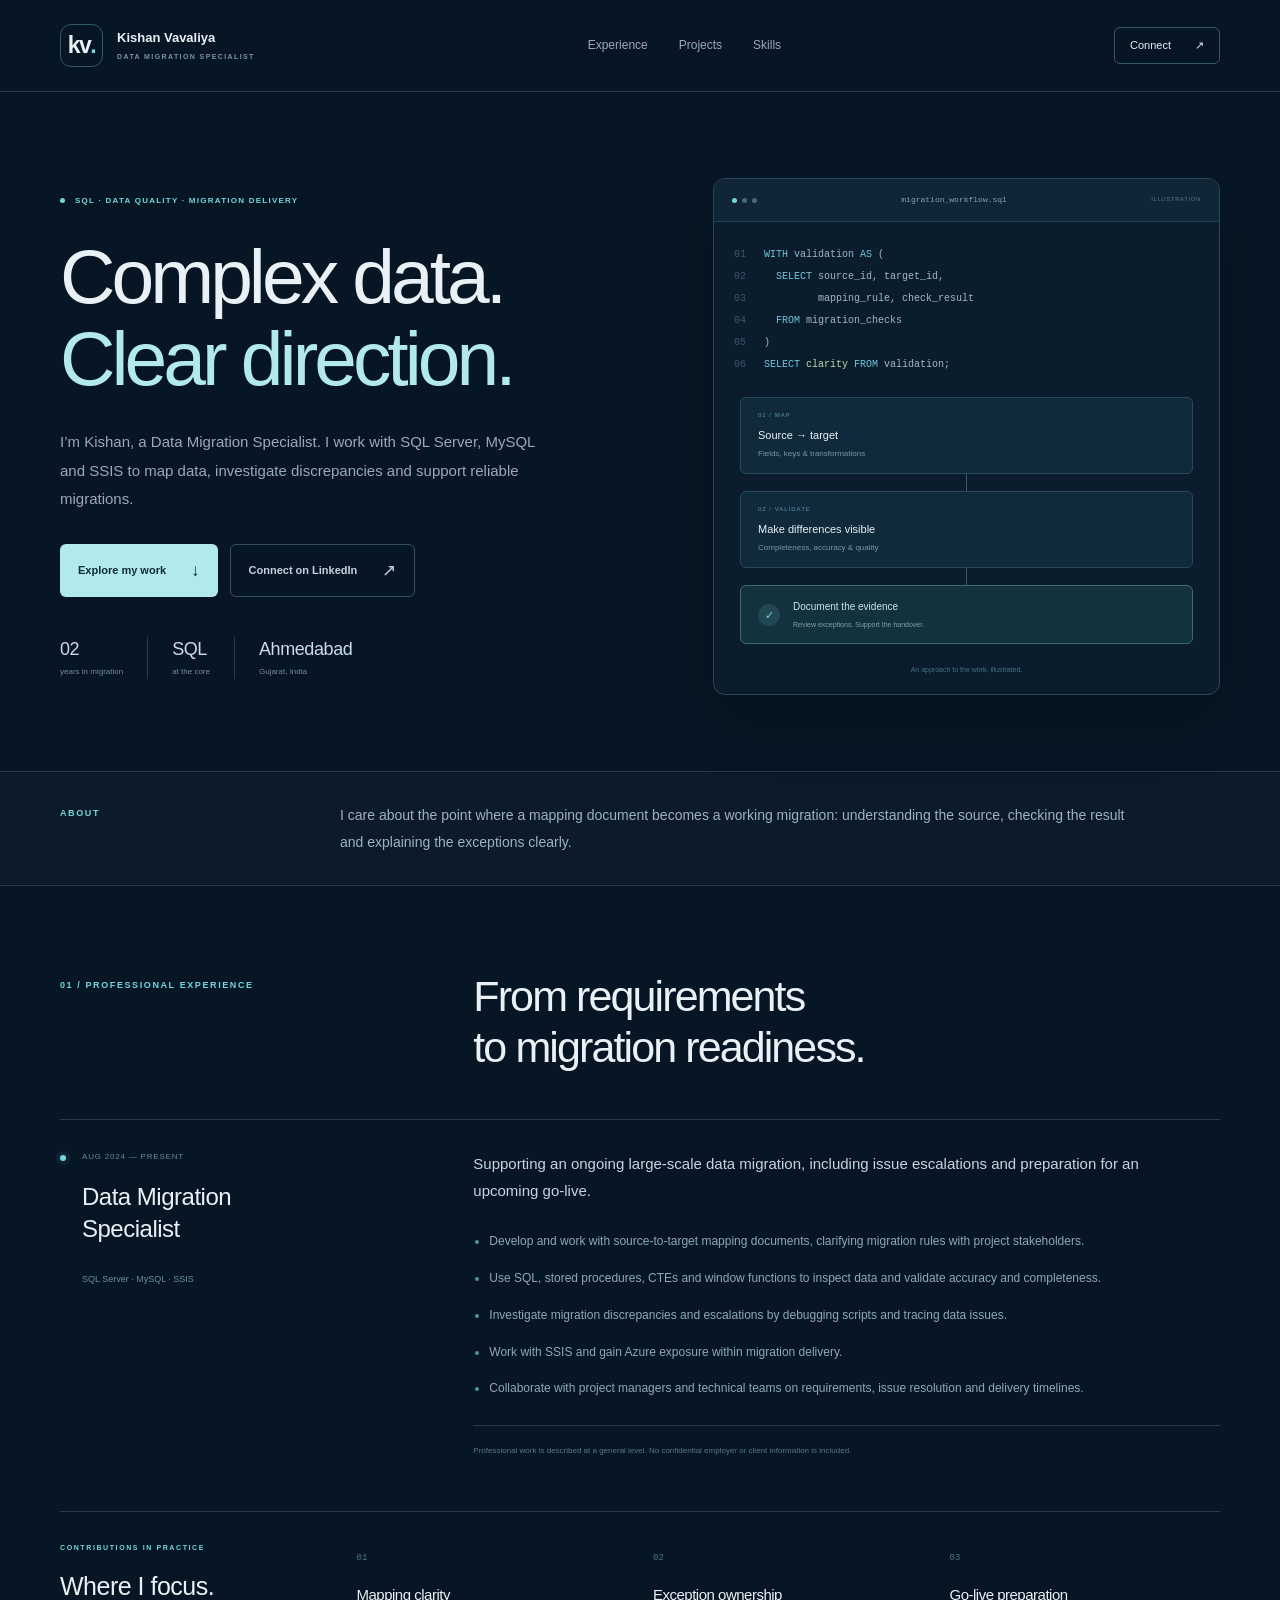
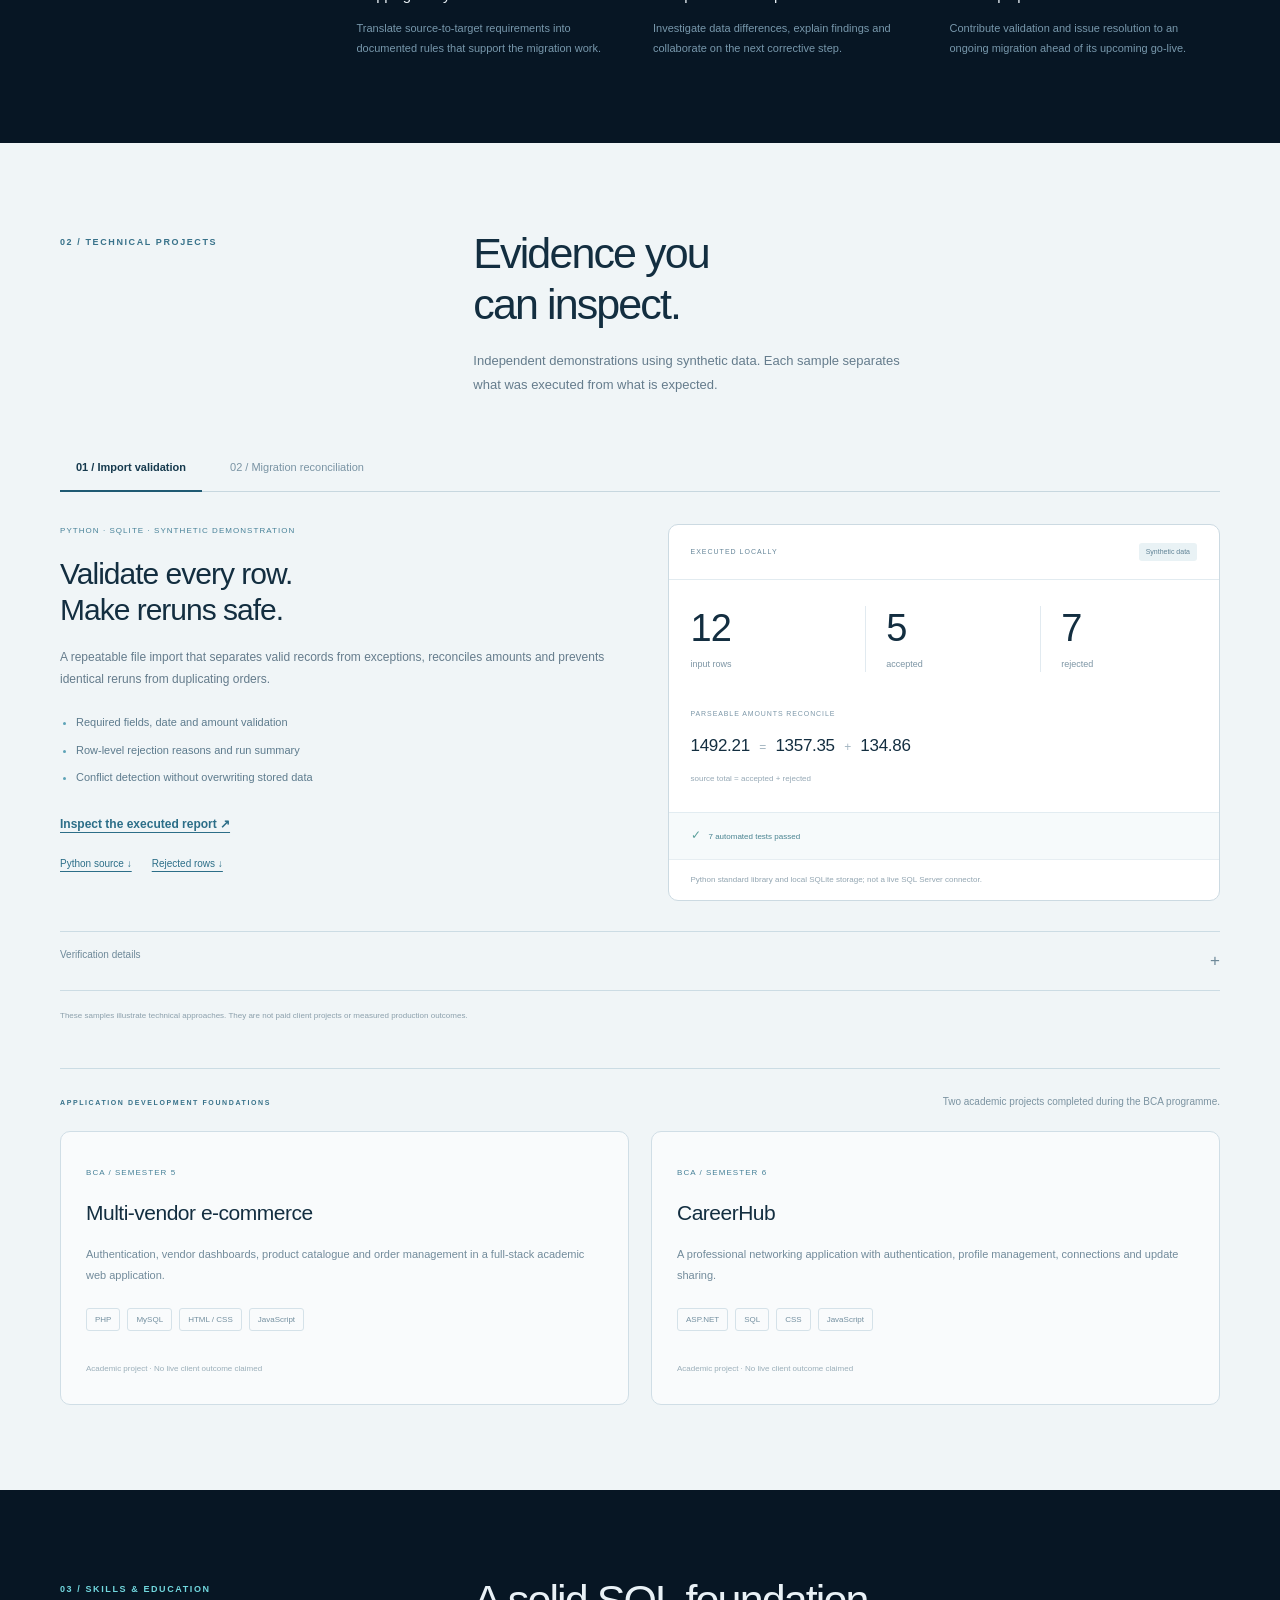
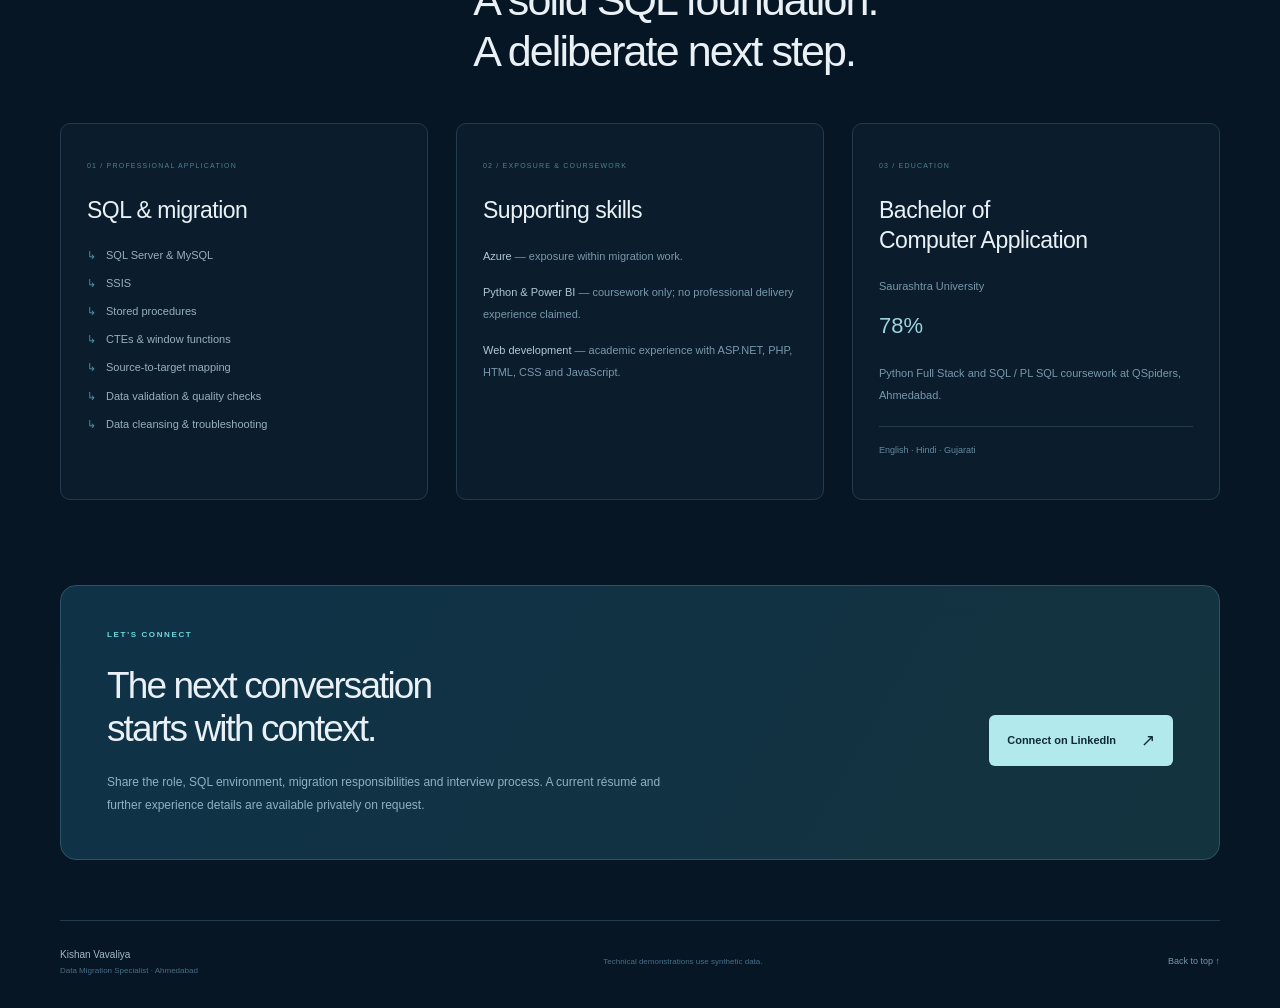
<file: index.html>
<!doctype html>
<html lang="en"><head><meta charset="utf-8"><meta name="viewport" content="width=device-width, initial-scale=1"><meta name="theme-color" content="#071624"><meta name="description" content="Kishan Vavaliya, Data Migration Specialist. SQL Server, MySQL, SSIS, data mapping and validation. Explore professional experience and practical technical demonstrations."><meta property="og:title" content="Kishan Vavaliya | Data Migration Specialist"><meta property="og:description" content="SQL, data quality and migration delivery. Experience, technical demonstrations and application development foundations."><title>Kishan Vavaliya | Data Migration Specialist</title><link rel="stylesheet" href="styles.css"><script src="script.js" defer></script></head>
<body><a class="skip-link" href="#main">Skip to content</a><header class="site-header"><div class="wrap header-inner"><a class="brand" href="#" aria-label="Kishan Vavaliya home"><span class="brand-mark" aria-hidden="true">kv<span>.</span></span><span>Kishan Vavaliya<small>DATA MIGRATION SPECIALIST</small></span></a><nav aria-label="Main navigation"><a href="#experience">Experience</a><a href="#projects">Projects</a><a href="#skills">Skills</a></nav><a class="nav-contact" href="#contact">Connect <span aria-hidden="true">↗</span></a></div></header>
<main id="main"><section class="hero wrap" aria-labelledby="hero-title"><div class="hero-copy"><p class="eyebrow"><span aria-hidden="true"></span>SQL · DATA QUALITY · MIGRATION DELIVERY</p><h1 id="hero-title">Complex data.<br><em>Clear direction.</em></h1><p class="hero-intro">I’m Kishan, a Data Migration Specialist. I work with SQL Server, MySQL and SSIS to map data, investigate discrepancies and support reliable migrations.</p><div class="hero-actions"><a class="button primary" href="#projects">Explore my work <span aria-hidden="true">↓</span></a><a class="button secondary" href="https://www.linkedin.com/in/kishan-vavaliya-ba65a4236/" target="_blank" rel="noopener noreferrer">Connect on LinkedIn <span aria-hidden="true">↗</span></a></div><div class="hero-meta"><span><strong>02</strong>years in migration</span><span><strong>SQL</strong>at the core</span><span><strong>Ahmedabad</strong>Gujarat, India</span></div></div><div class="hero-console" aria-label="Illustration of a source-to-target validation workflow, not a live database report"><div class="console-bar"><span><i></i><i></i><i></i></span><small>migration_workflow.sql</small><span class="console-tag">ILLUSTRATION</span></div><div class="code-block" aria-hidden="true"><span class="code-line"><b>01</b><i>WITH</i> validation <i>AS</i> (</span><span class="code-line"><b>02</b>  <i>SELECT</i> source_id, target_id,</span><span class="code-line"><b>03</b>         mapping_rule, check_result</span><span class="code-line"><b>04</b>  <i>FROM</i> migration_checks</span><span class="code-line"><b>05</b>)</span><span class="code-line"><b>06</b><i>SELECT</i> <span class="code-accent">clarity</span> <i>FROM</i> validation;</span></div><div class="diagram"><div class="diagram-node"><span>01 / MAP</span><strong>Source → target</strong><small>Fields, keys & transformations</small></div><div class="diagram-line" aria-hidden="true"></div><div class="diagram-node"><span>02 / VALIDATE</span><strong>Make differences visible</strong><small>Completeness, accuracy & quality</small></div><div class="diagram-line" aria-hidden="true"></div><div class="diagram-output"><span aria-hidden="true">✓</span><div><strong>Document the evidence</strong><small>Review exceptions. Support the handover.</small></div></div></div><p class="console-caption">An approach to the work, illustrated.</p></div></section>
<section class="about-strip"><div class="wrap about-strip-inner"><p class="eyebrow">ABOUT</p><p>I care about the point where a mapping document becomes a working migration: understanding the source, checking the result and explaining the exceptions clearly.</p></div></section>
<section class="section wrap" id="experience" aria-labelledby="experience-title"><div class="section-heading"><p class="eyebrow">01 / PROFESSIONAL EXPERIENCE</p><h2 id="experience-title">From requirements<br>to migration readiness.</h2></div><div class="experience-layout"><div class="role-label"><span class="timeline-dot" aria-hidden="true"></span><p>AUG 2024 — PRESENT</p><h3>Data Migration<br>Specialist</h3><span>SQL Server · MySQL · SSIS</span></div><article class="role-details"><p class="role-intro">Supporting an ongoing large-scale data migration, including issue escalations and preparation for an upcoming go-live.</p><ul><li>Develop and work with source-to-target mapping documents, clarifying migration rules with project stakeholders.</li><li>Use SQL, stored procedures, CTEs and window functions to inspect data and validate accuracy and completeness.</li><li>Investigate migration discrepancies and escalations by debugging scripts and tracing data issues.</li><li>Work with SSIS and gain Azure exposure within migration delivery.</li><li>Collaborate with project managers and technical teams on requirements, issue resolution and delivery timelines.</li></ul><p class="discreet-note">Professional work is described at a general level. No confidential employer or client information is included.</p></article></div><div class="contributions"><div class="contribution-title"><p class="eyebrow">CONTRIBUTIONS IN PRACTICE</p><h3>Where I focus.</h3></div><article><span>01</span><h3>Mapping clarity</h3><p>Translate source-to-target requirements into documented rules that support the migration work.</p></article><article><span>02</span><h3>Exception ownership</h3><p>Investigate data differences, explain findings and collaborate on the next corrective step.</p></article><article><span>03</span><h3>Go-live preparation</h3><p>Contribute validation and issue resolution to an ongoing migration ahead of its upcoming go-live.</p></article></div></section>
<section class="projects-section" id="projects" aria-labelledby="projects-title"><div class="wrap section"><div class="section-heading"><p class="eyebrow">02 / TECHNICAL PROJECTS</p><div><h2 id="projects-title">Evidence you<br>can inspect.</h2><p class="section-intro">Independent demonstrations using synthetic data. Each sample separates what was executed from what is expected.</p></div></div><div class="project-tabs" role="tablist" aria-label="Technical demonstrations"><button role="tab" id="tab-import" aria-selected="true" aria-controls="panel-import" tabindex="0">01 / Import validation</button><button role="tab" id="tab-migration" aria-selected="false" aria-controls="panel-migration" tabindex="-1">02 / Migration reconciliation</button></div><article class="project-panel" id="panel-import" role="tabpanel" aria-labelledby="tab-import" tabindex="0"><div class="project-story"><p class="project-type">PYTHON · SQLITE · SYNTHETIC DEMONSTRATION</p><h3>Validate every row.<br>Make reruns safe.</h3><p>A repeatable file import that separates valid records from exceptions, reconciles amounts and prevents identical reruns from duplicating orders.</p><ul><li>Required fields, date and amount validation</li><li>Row-level rejection reasons and run summary</li><li>Conflict detection without overwriting stored data</li></ul><div class="project-links"><a href="import-report.html">Inspect the executed report ↗</a><a href="main.py" download>Python source ↓</a><a href="import-rejected.csv" download>Rejected rows ↓</a></div></div><div class="evidence-card"><div class="evidence-label"><span>EXECUTED LOCALLY</span><span class="badge">Synthetic data</span></div><div class="evidence-metrics"><div><strong>12</strong><span>input rows</span></div><div><strong>5</strong><span>accepted</span></div><div><strong>7</strong><span>rejected</span></div></div><div class="balance"><span>PARSEABLE AMOUNTS RECONCILE</span><p>1492.21 <b>=</b> 1357.35 <b>+</b> 134.86</p><small>source total = accepted + rejected</small></div><div class="evidence-status"><span aria-hidden="true">✓</span>7 automated tests passed</div><p class="evidence-note">Python standard library and local SQLite storage; not a live SQL Server connector.</p></div><details class="technical"><summary>Verification details <span aria-hidden="true">+</span></summary><p>The fresh run inserted five records. An identical rerun inserts zero records; existing IDs with conflicting values are rejected without overwriting stored records. Exact amounts use integer cents. Seven tests cover reconciliation, stored totals, reruns, rejection reasons, conflicts, unparseable amounts and malformed input.</p><p><a href="import-run-summary.json">Run summary</a> · <a href="import-README.md">Sample notes</a> · <a href="test_main.py" download>Tests</a></p></details></article>
<article class="project-panel" id="panel-migration" role="tabpanel" aria-labelledby="tab-migration" tabindex="0" hidden><div class="project-story"><p class="project-type">T-SQL · RECONCILIATION · SYNTHETIC FIXTURE</p><h3>Find the difference.<br>Account for the result.</h3><p>A source-to-target comparison that makes missing records, duplicate keys and field differences explicit, alongside exact control totals.</p><ul><li>Missing, unexpected and duplicate keys</li><li>Null-safe field comparisons</li><li>Amount totals and separate null counts</li></ul><div class="project-links"><a href="migration-demo.sql" download>Inspect the SQL sample ↓</a><a href="migration-expected-results.json">Expected fixture results ↗</a></div></div><div class="evidence-card"><div class="evidence-label"><span>EXPECTED FIXTURE RESULTS</span><span class="badge">Synthetic data</span></div><div class="evidence-metrics"><div><strong>25</strong><span>source rows</span></div><div><strong>26</strong><span>target rows</span></div><div><strong>10</strong><span>discrepancy entries</span></div></div><div class="difference-list"><span><b>01</b>Duplicate target key</span><span><b>01</b>Missing target key</span><span><b>01</b>Unexpected target key</span><span><b>07</b>Field differences</span></div><div class="evidence-status pending"><span aria-hidden="true">◌</span>Fixture verified; SQL Server execution pending</div></div><details class="technical"><summary>Verification details <span aria-hidden="true">+</span></summary><p>An independent Node.js verifier checks the expected records and arithmetic. It does not execute T-SQL. The script uses local temporary demonstration tables. Ten discrepancy entries are not ten unique affected records; the deliberate differences produce an expected FAIL result.</p><p>Source total: 17586.87. Target total: 17036.88. Target minus source: −549.99. Amounts use one synthetic demo currency. <a href="migration-README.md">Sample notes</a> · <a href="migration-verify-fixtures.cjs" download>Fixture verifier</a>.</p></details></article><p class="sample-disclosure">These samples illustrate technical approaches. They are not paid client projects or measured production outcomes.</p><noscript><p>JavaScript is disabled. <a href="migration-README.md">Read the migration demonstration notes</a>.</p></noscript>
<div class="academic-heading"><p class="eyebrow">APPLICATION DEVELOPMENT FOUNDATIONS</p><p>Two academic projects completed during the BCA programme.</p></div><div class="academic-grid"><article class="academic-card"><span class="project-type">BCA / SEMESTER 5</span><h3>Multi-vendor e-commerce</h3><p>Authentication, vendor dashboards, product catalogue and order management in a full-stack academic web application.</p><ul class="tags" aria-label="Technologies"><li>PHP</li><li>MySQL</li><li>HTML / CSS</li><li>JavaScript</li></ul><small>Academic project · No live client outcome claimed</small></article><article class="academic-card"><span class="project-type">BCA / SEMESTER 6</span><h3>CareerHub</h3><p>A professional networking application with authentication, profile management, connections and update sharing.</p><ul class="tags" aria-label="Technologies"><li>ASP.NET</li><li>SQL</li><li>CSS</li><li>JavaScript</li></ul><small>Academic project · No live client outcome claimed</small></article></div></div></section>
<section class="section wrap" id="skills" aria-labelledby="skills-title"><div class="section-heading"><p class="eyebrow">03 / SKILLS & EDUCATION</p><h2 id="skills-title">A solid SQL foundation.<br>A deliberate next step.</h2></div><div class="skills-grid"><article class="skill-card"><span>01 / PROFESSIONAL APPLICATION</span><h3>SQL & migration</h3><ul class="skill-list"><li>SQL Server & MySQL</li><li>SSIS</li><li>Stored procedures</li><li>CTEs & window functions</li><li>Source-to-target mapping</li><li>Data validation & quality checks</li><li>Data cleansing & troubleshooting</li></ul></article><article class="skill-card"><span>02 / EXPOSURE & COURSEWORK</span><h3>Supporting skills</h3><p><strong>Azure</strong> — exposure within migration work.</p><p><strong>Python & Power BI</strong> — coursework only; no professional delivery experience claimed.</p><p><strong>Web development</strong> — academic experience with ASP.NET, PHP, HTML, CSS and JavaScript.</p></article><article class="skill-card education"><span>03 / EDUCATION</span><h3>Bachelor of<br>Computer Application</h3><p>Saurashtra University<br><strong class="grade">78%</strong></p><p>Python Full Stack and SQL / PL SQL coursework at QSpiders, Ahmedabad.</p><p class="languages">English · Hindi · Gujarati</p></article></div></section>
<section class="contact-section wrap" id="contact" aria-labelledby="contact-title"><p class="eyebrow">LET’S CONNECT</p><div class="contact-inner"><div><h2 id="contact-title">The next conversation<br>starts with context.</h2><p>Share the role, SQL environment, migration responsibilities and interview process. A current résumé and further experience details are available privately on request.</p></div><a class="button primary" href="https://www.linkedin.com/in/kishan-vavaliya-ba65a4236/" target="_blank" rel="noopener noreferrer">Connect on LinkedIn <span aria-hidden="true">↗</span></a></div></section></main><footer class="wrap site-footer"><p>Kishan Vavaliya <span>Data Migration Specialist · Ahmedabad</span></p><p>Technical demonstrations use synthetic data.</p><a href="#">Back to top ↑</a></footer></body></html>
</file>
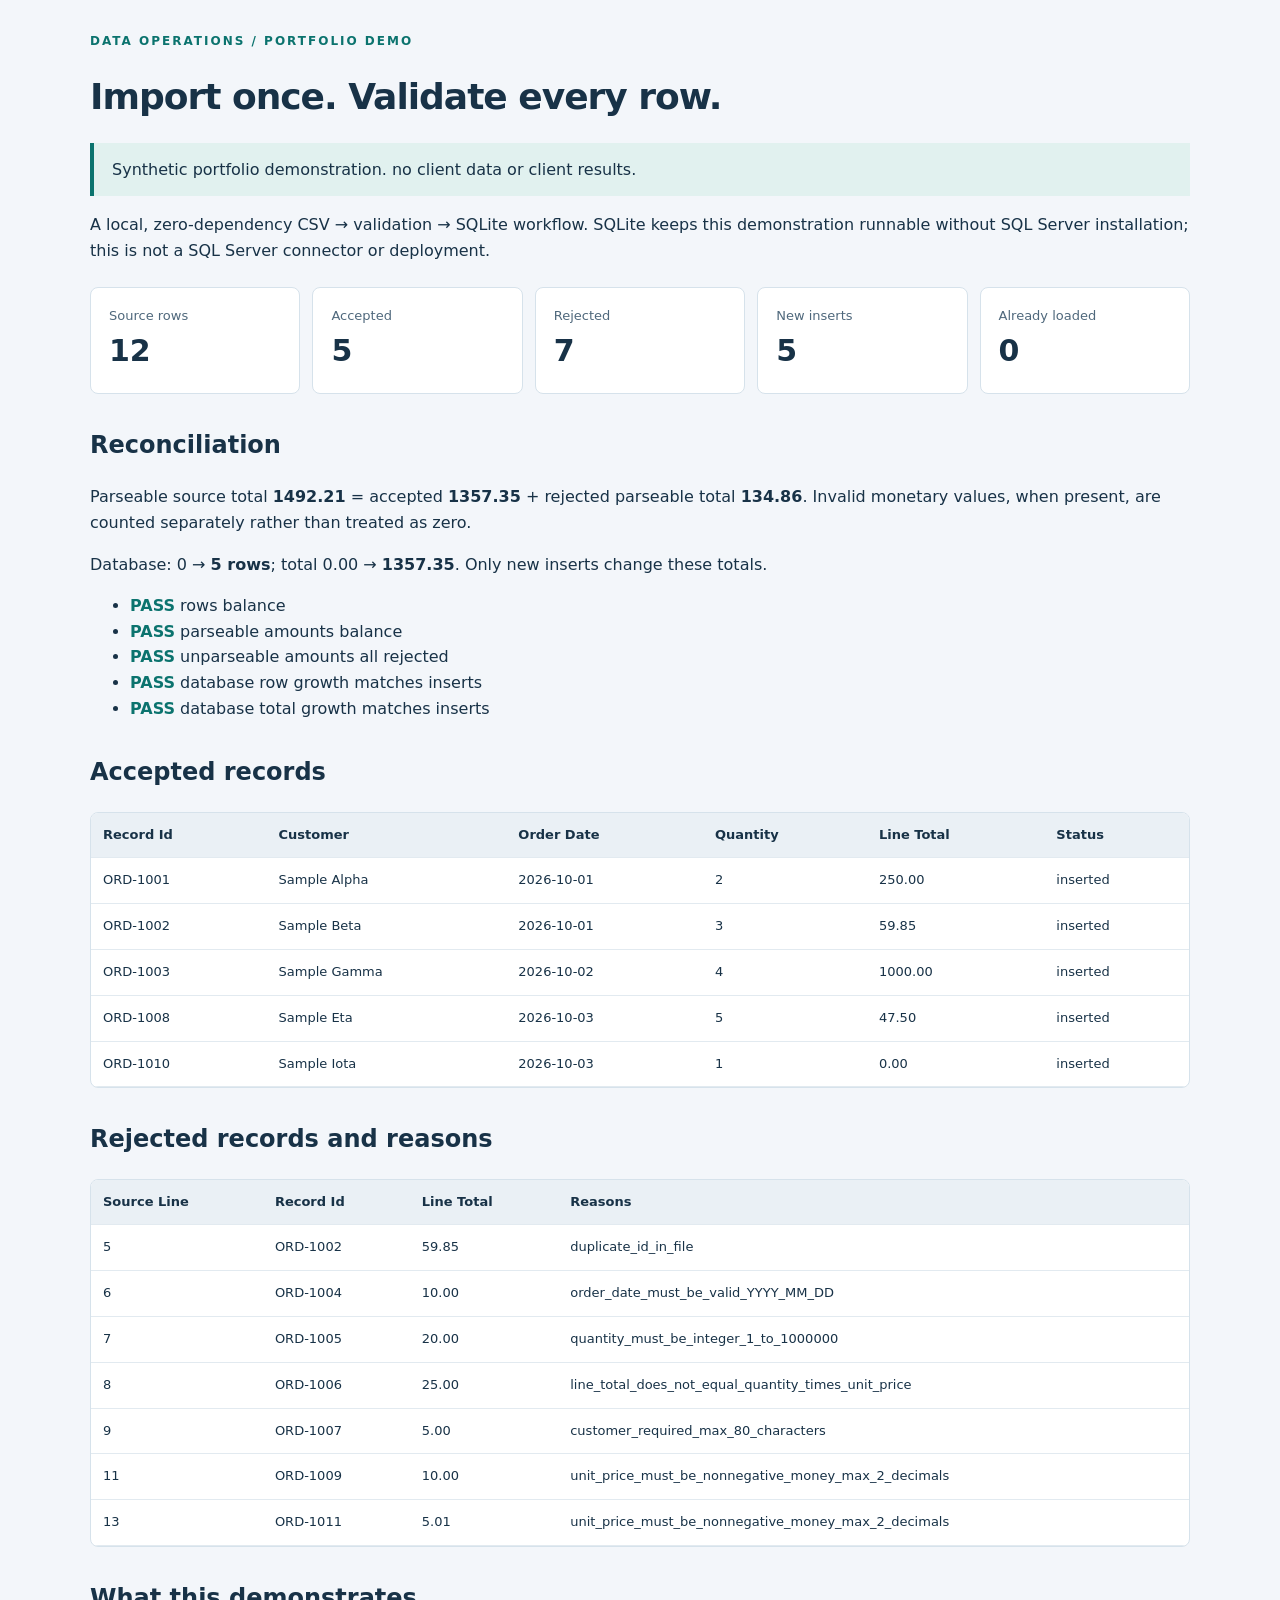
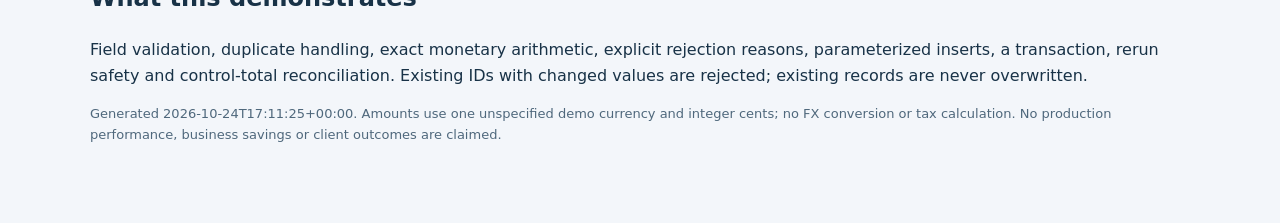
<file: import-report.html>
<!doctype html><html lang="en"><meta charset="utf-8"><meta name="viewport" content="width=device-width, initial-scale=1">
<title>SQL Import Validation | Synthetic Demo</title><style>
body{margin:0;background:#f3f6fa;color:#183247;font:16px/1.6 system-ui,sans-serif} main{max-width:1100px;margin:auto;padding:32px 20px 64px}
h1{font-size:36px;line-height:1.2;letter-spacing:-1px} h2{margin-top:32px} .eyebrow{color:#0b736e;font-weight:700;letter-spacing:2px;font-size:12px}
.notice{padding:14px 18px;border-left:4px solid #0b736e;background:#e1f1ef} .cards{display:grid;grid-template-columns:repeat(auto-fit,minmax(150px,1fr));gap:12px;margin:24px 0}
.card{background:white;padding:18px;border:1px solid #d6e2eb;border-radius:8px} .card span{display:block;font-size:13px;color:#4f687c} .card strong{font-size:30px}
.scroll{overflow:auto;background:white;border:1px solid #d6e2eb;border-radius:8px} table{border-collapse:collapse;width:100%;font-size:13px} th,td{padding:12px;text-align:left;border-bottom:1px solid #e2eaf0;vertical-align:top} th{background:#eaf0f5;text-transform:capitalize} li b{color:#0b736e} code{overflow-wrap:anywhere} .small{font-size:13px;color:#4f687c}
@media print{body{background:white} main{padding:0} .scroll{overflow:visible} h2{break-after:avoid}}
</style><main><div class="eyebrow">DATA OPERATIONS / PORTFOLIO DEMO</div><h1>Import once. Validate every row.</h1>
<p class="notice">Synthetic portfolio demonstration. no client data or client results.</p><p>A local, zero-dependency CSV → validation → SQLite workflow. SQLite keeps this demonstration runnable without SQL Server installation; this is not a SQL Server connector or deployment.</p>
<div class="cards"><div class='card'><span>Source rows</span><strong>12</strong></div><div class='card'><span>Accepted</span><strong>5</strong></div><div class='card'><span>Rejected</span><strong>7</strong></div><div class='card'><span>New inserts</span><strong>5</strong></div><div class='card'><span>Already loaded</span><strong>0</strong></div></div><h2>Reconciliation</h2>
<p>Parseable source total <b>1492.21</b> = accepted <b>1357.35</b> + rejected parseable total <b>134.86</b>. Invalid monetary values, when present, are counted separately rather than treated as zero.</p>
<p>Database: 0 → <b>5 rows</b>; total 0.00 → <b>1357.35</b>. Only new inserts change these totals.</p><ul><li><b>PASS</b> rows balance</li><li><b>PASS</b> parseable amounts balance</li><li><b>PASS</b> unparseable amounts all rejected</li><li><b>PASS</b> database row growth matches inserts</li><li><b>PASS</b> database total growth matches inserts</li></ul>
<h2>Accepted records</h2><div class='scroll'><table><thead><tr><th>record id</th><th>customer</th><th>order date</th><th>quantity</th><th>line total</th><th>status</th></tr></thead><tbody><tr><td>ORD-1001</td><td>Sample Alpha</td><td>2026-10-01</td><td>2</td><td>250.00</td><td>inserted</td></tr><tr><td>ORD-1002</td><td>Sample Beta</td><td>2026-10-01</td><td>3</td><td>59.85</td><td>inserted</td></tr><tr><td>ORD-1003</td><td>Sample Gamma</td><td>2026-10-02</td><td>4</td><td>1000.00</td><td>inserted</td></tr><tr><td>ORD-1008</td><td>Sample Eta</td><td>2026-10-03</td><td>5</td><td>47.50</td><td>inserted</td></tr><tr><td>ORD-1010</td><td>Sample Iota</td><td>2026-10-03</td><td>1</td><td>0.00</td><td>inserted</td></tr></tbody></table></div>
<h2>Rejected records and reasons</h2><div class='scroll'><table><thead><tr><th>source line</th><th>record id</th><th>line total</th><th>reasons</th></tr></thead><tbody><tr><td>5</td><td>ORD-1002</td><td>59.85</td><td>duplicate_id_in_file</td></tr><tr><td>6</td><td>ORD-1004</td><td>10.00</td><td>order_date_must_be_valid_YYYY_MM_DD</td></tr><tr><td>7</td><td>ORD-1005</td><td>20.00</td><td>quantity_must_be_integer_1_to_1000000</td></tr><tr><td>8</td><td>ORD-1006</td><td>25.00</td><td>line_total_does_not_equal_quantity_times_unit_price</td></tr><tr><td>9</td><td>ORD-1007</td><td>5.00</td><td>customer_required_max_80_characters</td></tr><tr><td>11</td><td>ORD-1009</td><td>10.00</td><td>unit_price_must_be_nonnegative_money_max_2_decimals</td></tr><tr><td>13</td><td>ORD-1011</td><td>5.01</td><td>unit_price_must_be_nonnegative_money_max_2_decimals</td></tr></tbody></table></div>
<h2>What this demonstrates</h2><p>Field validation, duplicate handling, exact monetary arithmetic, explicit rejection reasons, parameterized inserts, a transaction, rerun safety and control-total reconciliation. Existing IDs with changed values are rejected; existing records are never overwritten.</p>
<p class="small">Generated 2026-10-24T17:11:25+00:00. Amounts use one unspecified demo currency and integer cents; no FX conversion or tax calculation. No production performance, business savings or client outcomes are claimed.</p></main></html>
</file>
<file: styles.css>
:root{--bg:#071624;--surface:#0d2031;--ink:#e9f1f6;--muted:#98aab9;--line:#233b4c;--accent:#71d7de;--accent2:#b2e9ec;--paper:#f0f5f7;--darkink:#132e40;--darkmuted:#657c8c;--radius:16px}*{box-sizing:border-box}html{scroll-behavior:smooth;scroll-padding-top:28px}body{margin:0;background:var(--bg);color:var(--ink);font:16px/1.65 Inter,"Segoe UI",Arial,sans-serif;-webkit-font-smoothing:antialiased}a{color:inherit;text-decoration:none}button{font:inherit}button,a,summary{touch-action:manipulation;-webkit-tap-highlight-color:transparent}a:focus-visible,button:focus-visible,summary:focus-visible,[tabindex]:focus-visible{outline:3px solid var(--accent);outline-offset:5px}::selection{background:#71d7de;color:#071624}.wrap{width:min(1160px,calc(100% - 80px));margin-inline:auto}h1,h2,h3,p{margin-top:0}h1,h2,h3{font-weight:500}h1{font-size:clamp(54px,6vw,78px);line-height:1.07;letter-spacing:-4px;margin-bottom:29px}h1 em{font-style:normal;color:var(--accent2)}h2{font-size:43px;line-height:1.18;letter-spacing:-1.9px;margin:0}h3{letter-spacing:-.5px}p{margin-bottom:0}.skip-link{position:fixed;top:-80px;left:20px;z-index:5;background:var(--accent);color:var(--bg);padding:12px 20px}.skip-link:focus{top:10px}.site-header{border-bottom:1px solid var(--line)}.header-inner{display:flex;gap:30px;justify-content:space-between;align-items:center;padding-block:24px}.brand{display:flex;gap:14px;align-items:center;font-size:13px;font-weight:600;line-height:1.4}.brand-mark{width:43px;height:43px;border:1px solid #35586b;display:grid;place-content:center;grid-auto-flow:column;border-radius:11px;font-size:23px;letter-spacing:-1.5px}.brand-mark>span{color:var(--accent)}.brand small{font-size:7px;color:#7793a6;display:block;letter-spacing:1.4px;margin-top:5px}.site-header nav{display:flex;gap:31px;font-size:12px;color:var(--muted)}.site-header nav a:hover{color:var(--accent)}.nav-contact{font-size:11px;display:flex;gap:24px;border:1px solid #3a586b;padding:8px 15px;border-radius:6px}.eyebrow{font-size:9px;letter-spacing:1.6px;font-weight:600;color:var(--accent);text-transform:uppercase;line-height:1.7}.hero{display:grid;grid-template-columns:1.15fr 1fr;gap:70px;align-items:center;padding-block:86px 76px}.hero .eyebrow{display:flex;align-items:center;gap:10px;margin-bottom:27px;font-size:8px;letter-spacing:1.25px}.hero .eyebrow>span{width:5px;height:5px;flex-shrink:0;background:var(--accent);border-radius:50%}.hero-intro{font-size:15px;line-height:1.9;color:var(--muted);max-width:475px}.hero-actions{display:flex;flex-wrap:wrap;gap:12px;margin-top:30px}.button{display:inline-flex;align-items:center;justify-content:center;gap:25px;font-size:11px;font-weight:600;padding:13px 18px;border-radius:6px;line-height:1.5;transition:transform .2s,background .2s}.button>span{font-size:17px;font-weight:400}.button:hover{transform:translateY(-2px)}.primary{background:var(--accent2);color:#102a39}.primary:hover{background:#d4f6f6}.secondary{border:1px solid #344e61;color:#c3d3df}.secondary:hover{background:var(--surface)}.hero-meta{display:flex;margin-top:40px;gap:24px}.hero-meta>span{font-size:8px;line-height:1.7;color:#728d9f;padding-left:24px;border-left:1px solid var(--line)}.hero-meta>span:first-child{padding:0;border:0}.hero-meta strong{font-size:18px;letter-spacing:-.4px;color:#c9dce8;font-weight:500;display:block;line-height:1.4;margin-bottom:3px}.hero-console{border:1px solid #2a475a;background:#0b1d2d;border-radius:12px;overflow:hidden;box-shadow:0 25px 70px #0002}.console-bar{display:flex;align-items:center;justify-content:space-between;border-bottom:1px solid #233c4d;padding:15px 18px;gap:12px;background:#102536}.console-bar>span:first-child{display:flex;gap:5px}.console-bar i{width:5px;height:5px;border-radius:50%;background:#4b677a}.console-bar i:first-child{background:#71d7de}.console-bar small{font:8px/1.5 ui-monospace,Consolas,monospace;color:#8ba3b4}.console-tag{font-size:6px;letter-spacing:.6px;color:#58788c}.code-block{padding:25px 20px;display:grid;gap:7px;overflow-x:auto}.code-line{white-space:pre;font:10px/1.5 ui-monospace,Consolas,monospace;color:#a3b8c7}.code-line b{font-weight:400;color:#38556a;margin-right:18px}.code-line i{font-style:normal;color:#70c6d9}.code-accent{color:#c1d9aa}.diagram{padding:0 26px 20px}.diagram-node{border:1px solid #27495c;background:#10293b;padding:13px 17px;border-radius:6px}.diagram-node>span{display:block;font-size:6px;letter-spacing:1px;color:#5d94ac;margin-bottom:5px}.diagram-node strong{font-size:11px;font-weight:500;display:block}.diagram-node small{color:#7897ab;font-size:8px;display:block;margin-top:3px}.diagram-line{height:17px;width:1px;background:#345e71;margin-inline:auto;position:relative;overflow:hidden}.diagram-line:after{content:"";position:absolute;top:-15px;width:1px;height:15px;background:var(--accent);animation:signal 1.4s ease-in-out 2}.diagram-output{border:1px solid #3d6a72;background:#14323e;display:flex;gap:13px;align-items:center;border-radius:6px;padding:13px 17px}.diagram-output>span{width:22px;height:22px;border-radius:50%;background:#70d7de20;color:var(--accent);display:grid;place-items:center;font-size:11px}.diagram-output strong{font-size:10px;display:block;font-weight:500;color:#c2e8e8}.diagram-output small{font-size:7px;color:#79a3ac;display:block;margin-top:3px}.console-caption{font-size:7px;text-align:center;color:#496f83;padding:0 20px 18px}.about-strip{border-block:1px solid var(--line);background:#0b1b2a}.about-strip-inner{display:grid;grid-template-columns:.5fr 2fr;gap:60px;align-items:start;padding-block:30px}.about-strip .eyebrow{margin-top:4px}.about-strip p:last-child{font-size:14px;line-height:1.9;color:#9eb3c2;max-width:790px}.section{padding-block:85px}.section-heading{display:grid;grid-template-columns:1fr 2fr;gap:40px;align-items:start;margin-bottom:46px}.section-heading>.eyebrow{margin-top:7px}.section-intro{font-size:13px;line-height:1.85;color:var(--darkmuted);max-width:450px;margin-top:19px}.experience-layout{display:grid;grid-template-columns:1fr 2fr;gap:40px;padding-top:30px;border-top:1px solid var(--line)}.role-label{position:relative;padding-left:22px}.timeline-dot{position:absolute;left:0;top:5px;width:6px;height:6px;border-radius:50%;background:var(--accent);box-shadow:0 0 0 4px #71d7de12}.role-label>p{font-size:8px;color:#68899e;letter-spacing:.8px;margin-bottom:18px}.role-label h3{font-size:24px;line-height:1.35;margin-bottom:18px}.role-label>span:last-child{font-size:9px;color:#6b8fa3}.role-intro{font-size:15px;line-height:1.85;color:#c5d6e2;max-width:670px}.role-details ul{padding-left:16px;display:grid;gap:14px;margin-block:25px;color:#8fa8ba;font-size:12px;line-height:1.9}.role-details li::marker{color:#4f91a2}.discreet-note{border-top:1px solid var(--line);padding-top:18px;font-size:8px;color:#59788d;line-height:1.8}.contributions{display:grid;grid-template-columns:1fr 1fr 1fr 1fr;gap:26px;border-top:1px solid var(--line);padding-top:30px;margin-top:52px}.contribution-title .eyebrow{font-size:7px;margin-bottom:13px}.contribution-title h3{font-size:25px;margin-bottom:0}.contributions article>span{font:9px ui-monospace,Consolas,monospace;color:#47748c}.contributions article h3{font-size:15px;font-weight:500;margin:15px 0 10px}.contributions article p{font-size:11px;color:#7898ac;line-height:1.85}.projects-section{background:var(--paper);color:var(--darkink)}.projects-section .eyebrow{color:#38728a}.project-tabs{display:flex;gap:12px;border-bottom:1px solid #c7d7df;margin-bottom:32px}.project-tabs button{padding:14px 16px;background:none;border:0;border-bottom:2px solid transparent;position:relative;bottom:-1px;color:#7a94a4;font-size:11px;cursor:pointer}.project-tabs button[aria-selected=true]{color:#15394d;border-bottom-color:#1f5a73;font-weight:600}.project-panel{display:grid;grid-template-columns:1fr 1fr;gap:30px 55px;align-items:start}.project-panel[hidden]{display:none}.project-type{font-size:8px;letter-spacing:1.05px;color:#478198;line-height:1.7}.project-story h3{font-size:30px;line-height:1.2;letter-spacing:-1px;margin:18px 0}.project-story>p:not(.project-type){font-size:12px;line-height:1.9;color:var(--darkmuted)}.project-story ul{padding-left:16px;margin:22px 0;font-size:11px;color:#5d7b8d;display:grid;gap:8px;line-height:1.75}.project-story li::marker{color:#5da3b7}.project-links{display:flex;flex-wrap:wrap;gap:9px 20px}.project-links a{font-size:10px;color:#2c6e88;padding-block:6px;text-decoration:underline;text-underline-offset:4px}.project-links a:first-child{width:100%;font-size:12px;font-weight:600}.evidence-card{border:1px solid #ccdae2;border-radius:10px;background:#fff;overflow:hidden}.evidence-label{display:flex;justify-content:space-between;align-items:center;padding:18px 22px;border-bottom:1px solid #e2ebf0;font-size:7px;letter-spacing:1px;color:#668699;gap:10px}.badge{letter-spacing:0;font-size:7px;background:#e9f2f5;color:#618396;padding:3px 7px;border-radius:3px;white-space:nowrap}.evidence-metrics{padding:26px 22px;display:grid;grid-template-columns:repeat(3,1fr);gap:18px}.evidence-metrics>div:not(:first-child){padding-left:20px;border-left:1px solid #e1eaf0}.evidence-metrics strong{display:block;font-size:38px;font-weight:500;line-height:1.2;letter-spacing:-1px}.evidence-metrics span{display:block;font-size:9px;color:#7d95a4;line-height:1.6;margin-top:6px}.balance{padding:0 22px 23px}.balance>span{font-size:7px;letter-spacing:.9px;color:#7c97a8}.balance p{font-size:17px;letter-spacing:-.3px;margin:8px 0 3px}.balance b{font-size:12px;margin-inline:5px;font-weight:400;color:#a4b6c2}.balance small{font-size:8px;color:#95a8b5}.evidence-status{border-top:1px solid #e2ecf1;padding:13px 22px;font-size:8px;background:#f6fafb;color:#498390;display:flex;gap:8px;align-items:center}.evidence-status>span{color:#5a9f9b;font-size:12px}.evidence-status.pending{color:#8a794b;background:#fbfaf5}.evidence-status.pending>span{color:#b0985e}.evidence-note{font-size:8px;color:#92a5b1;line-height:1.7;padding:13px 22px;border-top:1px solid #e7eef2}.difference-list{display:grid;grid-template-columns:1fr 1fr;padding:0 22px 24px;gap:10px;font-size:9px;color:#7290a1}.difference-list b{font:9px ui-monospace,Consolas,monospace;color:#2c6e88;margin-right:9px}.technical{grid-column:1/-1;font-size:11px;color:#6e8999;border-block:1px solid #ccdce4}.technical summary{padding:15px 0;display:flex;justify-content:space-between;cursor:pointer;list-style:none;font-size:10px}.technical summary::-webkit-details-marker{display:none}.technical summary>span{font-size:17px}.technical[open] summary>span{transform:rotate(45deg)}.technical p{max-width:850px;margin:0 0 15px;line-height:1.9}.technical a{text-decoration:underline;text-underline-offset:3px}.sample-disclosure{font-size:8px;color:#8ca0ac;line-height:1.8;margin-top:18px}.academic-heading{display:flex;justify-content:space-between;gap:25px;align-items:center;border-top:1px solid #cbdce4;padding-top:25px;margin-top:45px}.academic-heading .eyebrow{font-size:7px}.academic-heading>p:last-child{font-size:10px;color:#7b93a1}.academic-grid{display:grid;grid-template-columns:1fr 1fr;gap:22px;margin-top:20px}.academic-card{border:1px solid #d0dee6;border-radius:10px;background:#f9fbfc;padding:25px}.academic-card h3{font-size:21px;margin:13px 0}.academic-card>p{font-size:11px;line-height:1.9;color:#728b9b}.tags{list-style:none;padding:0;margin:22px 0;display:flex;gap:7px;flex-wrap:wrap}.tags li{font-size:8px;border:1px solid #d5e2e9;color:#7490a0;padding:4px 8px;border-radius:3px}.academic-card>small{font-size:8px;color:#9aaeb9}.skills-grid{display:grid;grid-template-columns:1fr 1fr 1fr;gap:28px}.skill-card{border:1px solid var(--line);border-radius:10px;padding:26px;background:#0b1d2c}.skill-card>span{font-size:7px;letter-spacing:1.2px;color:#507e96}.skill-card h3{font-size:23px;margin:20px 0;line-height:1.3}.skill-list{list-style:none;margin:0;padding:0;display:grid;gap:10px;font-size:11px;color:#97afbf}.skill-list li:before{content:"↳";color:#4d91a5;margin-right:10px}.skill-card>p{font-size:11px;color:#7898ac;line-height:1.95;margin-bottom:15px}.skill-card p strong{font-weight:500;color:#afc8d6}.skill-card .grade{font-size:22px;color:#9bd4df;margin-top:8px;display:inline-block}.skill-card .languages{font-size:9px;line-height:1.8;border-top:1px solid var(--line);padding-top:15px;margin-top:20px;color:#63899f}.contact-section{border:1px solid #2c5366;background:linear-gradient(120deg,#103248,#13333e);padding:42px 46px;border-radius:var(--radius);margin-bottom:60px}.contact-section>.eyebrow{font-size:8px;margin-bottom:22px}.contact-inner{display:flex;justify-content:space-between;align-items:center;gap:45px}.contact-inner h2{font-size:37px;margin-bottom:20px}.contact-inner p{font-size:12px;line-height:1.9;color:#8fb1c3;max-width:580px}.contact-inner .button{flex-shrink:0}.site-footer{display:flex;justify-content:space-between;align-items:center;gap:25px;border-top:1px solid var(--line);padding-block:25px 30px}.site-footer p{font-size:10px;color:#a2b9c8;line-height:1.8}.site-footer p>span{display:block;font-size:8px;color:#476e86}.site-footer p:nth-child(2){font-size:8px;color:#476e86}.site-footer>a{font-size:9px;color:#7297ab}.hero-copy{animation:rise-in .65s ease-out both}.hero-console{animation:rise-in .8s ease-out .15s both}.reveal-pending{opacity:0;transform:translateY(16px)}.reveal-ready{opacity:1;transform:none;transition:opacity .6s ease,transform .6s ease}@keyframes rise-in{from{opacity:0;transform:translateY(15px)}to{opacity:1;transform:none}}@keyframes signal{to{top:100%}}
@media(max-width:1050px){.wrap{width:calc(100% - 56px)}.hero{gap:35px;padding-block:65px}.hero h1{font-size:65px;letter-spacing:-3.2px}.hero-intro{font-size:14px}.hero .eyebrow{font-size:7px}.hero-actions{gap:10px}.hero-actions .button{font-size:10px;gap:15px}.hero-meta{gap:17px}.hero-meta>span{padding-left:17px}.code-line{font-size:8px}.console-bar{padding-inline:14px}.console-bar small{font-size:7px}.code-block{padding-inline:16px}.code-line b{margin-right:12px}.diagram{padding-inline:20px}.section{padding-block:70px}h2{font-size:37px}.section-heading,.experience-layout{gap:30px;grid-template-columns:.8fr 1.6fr}.role-label h3{font-size:21px}.contributions{gap:22px}.contribution-title .eyebrow{font-size:6px}.project-panel{gap:25px 35px}.evidence-metrics{gap:12px;padding-inline:17px}.evidence-metrics>div:not(:first-child){padding-left:14px}.evidence-metrics strong{font-size:34px}.balance{padding-inline:17px}.balance p{font-size:15px}.evidence-label,.evidence-status,.evidence-note{padding-inline:17px}.skills-grid{gap:20px}.skill-card{padding:22px}.skill-card h3{font-size:21px}.contact-section{padding:35px}.contact-inner{gap:30px}.contact-inner h2{font-size:33px}.contact-inner .button{gap:16px;font-size:10px}}
@media(max-width:760px){.wrap{width:calc(100% - 40px)}.header-inner{padding-block:20px;gap:15px}.brand{font-size:12px;gap:11px}.brand-mark{width:36px;height:36px;font-size:20px}.brand small{font-size:6px;letter-spacing:1px}.site-header nav{gap:17px;font-size:10px}.nav-contact{display:none}.hero{grid-template-columns:1fr;gap:38px;padding-block:54px 45px}.hero h1{font-size:clamp(46px,13.2vw,68px);letter-spacing:-.05em}.hero-intro{font-size:16px;max-width:560px}.hero .eyebrow{font-size:8px}.hero-actions .button{font-size:11px;gap:23px}.hero-meta{gap:28px;margin-top:30px}.hero-meta>span{padding-left:28px;font-size:9px}.hero-meta strong{font-size:20px}.hero-console{max-width:550px;width:100%;justify-self:center}.console-bar{padding:17px 22px}.console-bar small{font-size:9px}.console-tag{font-size:7px}.code-block{padding:25px 24px}.code-line{font-size:11px}.code-line b{margin-right:24px}.diagram{padding-inline:28px}.diagram-node{padding:15px 20px}.diagram-node>span{font-size:7px}.diagram-node strong{font-size:13px}.diagram-node small{font-size:9px}.diagram-output{padding:16px 20px}.diagram-output strong{font-size:12px}.diagram-output small{font-size:9px}.console-caption{font-size:8px}.about-strip-inner{grid-template-columns:1fr;gap:13px;padding-block:26px}.about-strip p:last-child{font-size:13px}.section{padding-block:55px}.section-heading{grid-template-columns:1fr;gap:17px;margin-bottom:32px}.section-heading>.eyebrow{margin-top:0}h2{font-size:35px}.experience-layout{grid-template-columns:1fr;gap:25px;padding-top:25px}.role-label h3{font-size:25px;margin-bottom:12px}.role-label h3 br{display:none}.role-label>p{margin-bottom:12px}.role-intro{font-size:14px}.role-details ul{font-size:12px;gap:13px}.discreet-note{font-size:9px}.contributions{grid-template-columns:1fr 1fr;gap:28px 25px;margin-top:35px;padding-top:25px}.contribution-title .eyebrow{font-size:7px;max-width:150px}.contribution-title h3{font-size:26px}.contributions article h3{font-size:17px}.contributions article p{font-size:12px}.project-tabs{gap:7px;margin-bottom:25px}.project-tabs button{font-size:10px;padding:12px 10px}.project-panel{grid-template-columns:1fr;gap:25px}.project-story h3{font-size:30px}.project-story>p:not(.project-type){font-size:13px}.project-story ul{font-size:12px}.project-links a{font-size:11px}.evidence-card{width:100%;max-width:550px;justify-self:center}.evidence-label{padding:18px 22px;font-size:8px}.badge{font-size:8px}.evidence-metrics{padding:24px 22px;gap:18px}.evidence-metrics strong{font-size:40px}.evidence-metrics span{font-size:10px}.balance{padding-inline:22px}.balance p{font-size:20px}.balance>span{font-size:8px}.balance small{font-size:9px}.evidence-status,.evidence-note{padding-inline:22px;font-size:9px}.technical{font-size:12px}.technical summary{font-size:11px}.difference-list{font-size:10px}.difference-list b{font-size:10px}.sample-disclosure{font-size:9px}.academic-heading{display:block;margin-top:35px}.academic-heading>p:last-child{margin-top:8px;font-size:11px}.academic-grid{grid-template-columns:1fr;gap:16px}.academic-card>p{font-size:12px}.academic-card>small{font-size:9px}.skills-grid{grid-template-columns:1fr}.skill-card{padding:27px}.skill-card>span{font-size:8px}.skill-card h3{font-size:25px}.skill-card>p,.skill-list{font-size:12px}.education h3 br{display:none}.contact-section{padding:30px 25px;margin-bottom:40px}.contact-inner{display:block}.contact-inner h2{font-size:32px}.contact-inner p{font-size:12px}.contact-inner .button{font-size:12px;margin-top:25px;gap:30px}.site-footer{flex-wrap:wrap;gap:18px}.site-footer p:nth-child(2){order:3;width:100%;font-size:9px}.site-footer>a{margin-left:auto}}
@media(max-width:400px){.wrap{width:calc(100% - 32px)}.brand{gap:8px;font-size:11px}.brand small{font-size:5px}.site-header nav{gap:12px;font-size:9px}.hero h1{font-size:clamp(43px,13.2vw,54px);letter-spacing:-.05em}.hero .eyebrow{font-size:7px;letter-spacing:1px}.hero-intro{font-size:15px}.hero-actions{gap:10px}.hero-actions .button{font-size:10px;gap:15px;padding:12px 13px}.hero-meta{gap:20px}.hero-meta>span{padding-left:20px;font-size:8px}.hero-meta strong{font-size:17px}.code-block{padding-inline:18px}.code-line{font-size:9px}.code-line b{margin-right:17px}.diagram{padding-inline:21px}.console-bar{padding-inline:18px}.console-bar small{font-size:8px}.console-tag{font-size:6px}.project-tabs button{font-size:9px;padding-inline:7px}.project-story h3{font-size:28px}.evidence-metrics{padding-inline:17px;gap:14px}.evidence-metrics strong{font-size:34px}.evidence-metrics span{font-size:9px}.evidence-label{padding-inline:17px;font-size:7px}.badge{font-size:7px}.balance{padding-inline:17px}.balance p{font-size:17px}.evidence-status,.evidence-note{padding-inline:17px;font-size:8px}.contributions{gap:25px 20px}.contributions article h3{font-size:16px}.contact-inner h2{font-size:28px}}
@media(prefers-reduced-motion:reduce){html{scroll-behavior:auto}*,*::before,*::after{animation:none!important;transition:none!important}.reveal-pending{opacity:1;transform:none}}@media print{body{background:#fff;color:#153247}.wrap{width:100%}.site-header nav,.nav-contact,.hero-actions,.project-tabs,.contact-inner>.button,.site-footer>a{display:none}.site-header{border-color:#ccc}.hero{padding-block:25px;gap:25px}.hero h1{font-size:43px}.hero h1 em{color:#336477}.hero-console{print-color-adjust:exact}.about-strip,.projects-section{background:#f4f7f8}.about-strip-inner{padding-block:20px}.section{padding-block:30px}h2{font-size:30px}.section-heading{margin-bottom:20px}.role-intro,.role-details ul,.skill-card>p,.skill-list{color:#536d7c}.skill-card{background:#f4f7f8;break-inside:avoid}.skill-card h3,.role-label h3{color:#18384a}.project-panel[hidden]{display:grid!important;margin-top:25px}.project-panel,.academic-card{break-inside:avoid}.contact-section{background:#edf3f5}.contact-inner h2{color:#18384a}.reveal-pending{opacity:1;transform:none}}
</file>
